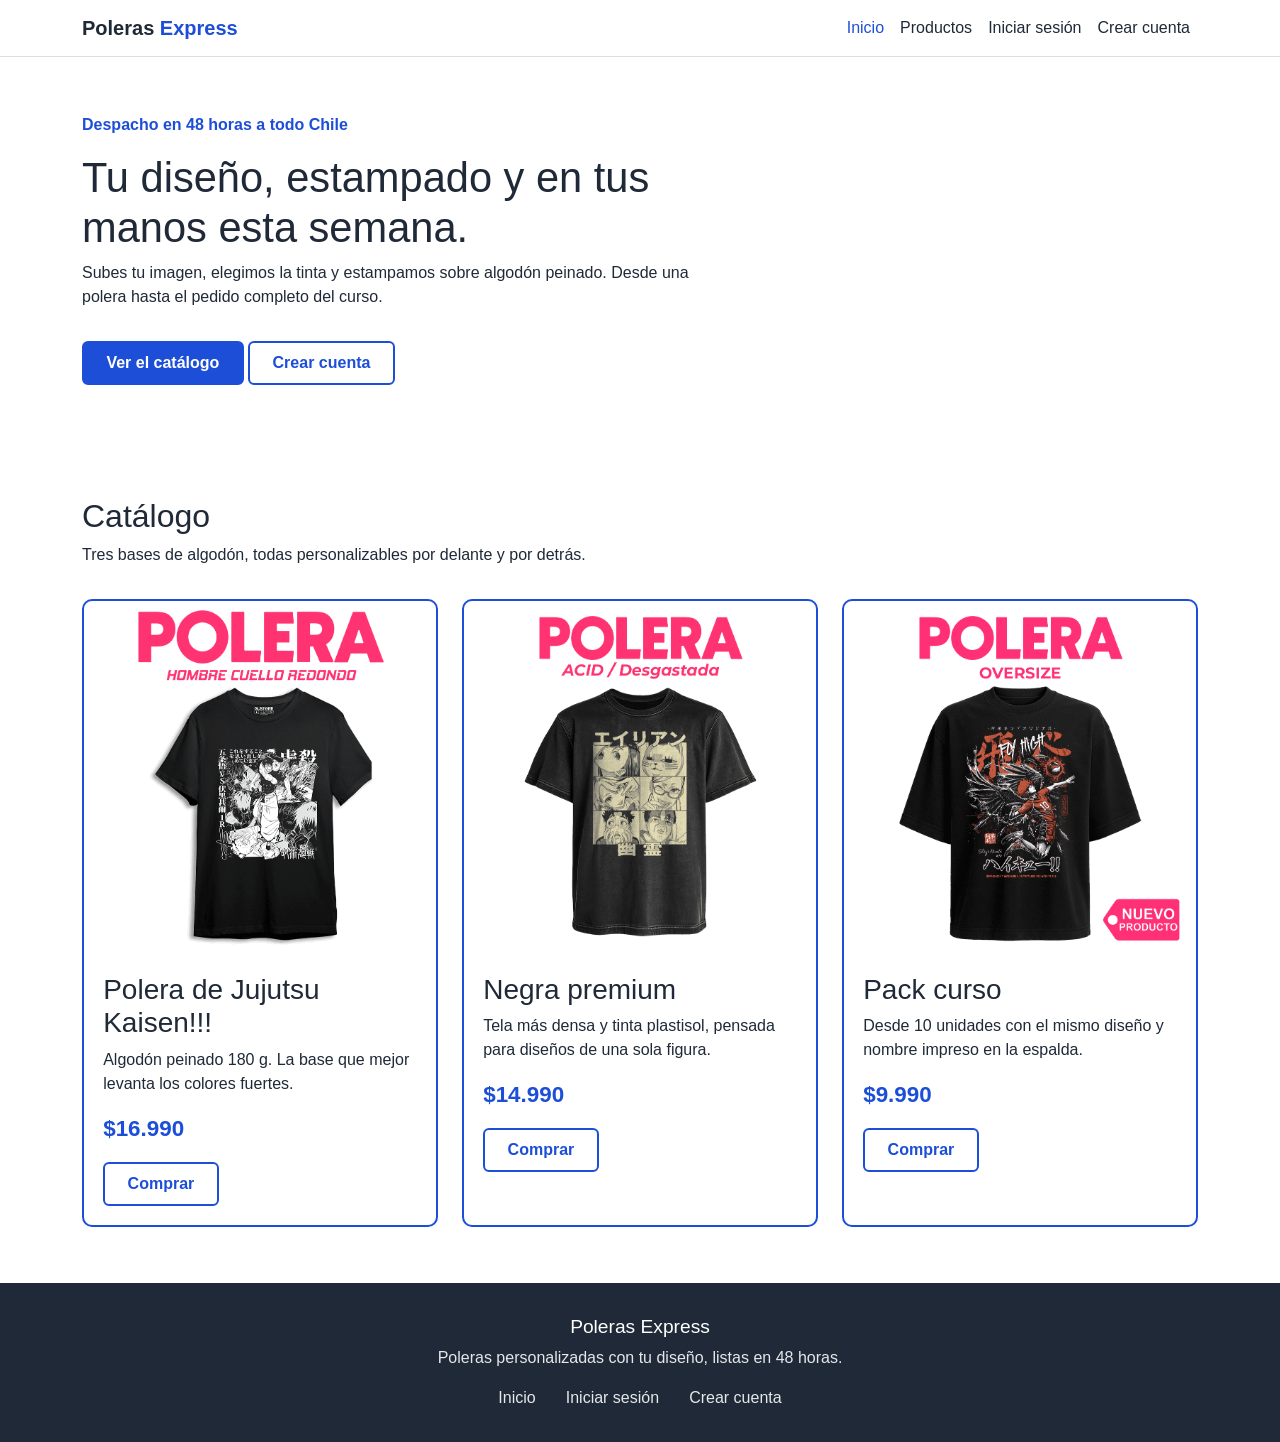
<file: index.html>
<!DOCTYPE html>
<html lang="es">
<head>
  <meta charset="UTF-8">
  <meta name="viewport" content="width=device-width, initial-scale=1.0">
  <title>Poleras Express | Poleras personalizadas en 48 horas</title>
  <link href="https://cdn.jsdelivr.net/npm/bootstrap@5.3.3/dist/css/bootstrap.min.css" rel="stylesheet">
  <link rel="stylesheet" href="css/style.css">
</head>
<body>

  <header>
    <nav class="navbar navbar-expand-lg navbar-tienda">
      <div class="container">
        <a class="marca" href="index.html">Poleras <span>Express</span></a>
        <button class="navbar-toggler" type="button" data-bs-toggle="collapse" data-bs-target="#menu" aria-label="Abrir menú">
          <span class="navbar-toggler-icon"></span>
        </button>
        <div class="collapse navbar-collapse justify-content-end" id="menu">
          <ul class="navbar-nav">
            <li class="nav-item"><a class="nav-link activo" href="index.html">Inicio</a></li>
            <li class="nav-item"><a class="nav-link" href="#productos">Productos</a></li>
            <li class="nav-item"><a class="nav-link" href="login.html">Iniciar sesión</a></li>
            <li class="nav-item"><a class="nav-link" href="registro.html">Crear cuenta</a></li>
          </ul>
        </div>
      </div>
    </nav>
  </header>

  <main>
    <!-- Portada -->
    <section class="portada">
      <div class="container">
        <div class="col-lg-7">
          <p class="dato-entrega">Despacho en 48 horas a todo Chile</p>
          <h1>Tu diseño, estampado y en tus manos esta semana.</h1>
          <p class="bajada">Subes tu imagen, elegimos la tinta y estampamos sobre algodón peinado. Desde una polera hasta el pedido completo del curso.</p>
          <a class="btn btn-tinta" href="#productos">Ver el catálogo</a>
          <a class="btn btn-contorno" href="registro.html">Crear cuenta</a>
        </div>
      </div>
    </section>

    <!-- Catálogo -->
    <section class="seccion" id="productos">
      <div class="container">
        <h2>Catálogo</h2>
        <p class="intro">Tres bases de algodón, todas personalizables por delante y por detrás.</p>

        <div class="row g-4">
          <div class="col-md-4">
            <article class="tarjeta-producto">
              <img src="img/poleraHombre.png" alt="Polera negra de hombre cuello redondo">
              <div class="cuerpo">
                <h3>Polera de Jujutsu Kaisen!!!</h3>
                <p>Algodón peinado 180 g. La base que mejor levanta los colores fuertes.</p>
                <span class="precio">$16.990</span>
                <a class="btn btn-contorno" href="registro.html">Comprar</a>
              </div>
            </article>
          </div>

          <div class="col-md-4">
            <article class="tarjeta-producto">
              <img src="img/poleraAcidNew.png" alt="Polera acid wash desgastada">
              <div class="cuerpo">
                <h3>Negra premium</h3>
                <p>Tela más densa y tinta plastisol, pensada para diseños de una sola figura.</p>
                <span class="precio">$14.990</span>
                <a class="btn btn-contorno" href="registro.html">Comprar</a>
              </div>
            </article>
          </div>

          <div class="col-md-4">
            <article class="tarjeta-producto">
              <img src="img/poleraOversize.png" alt="Polera oversize con estampado">
              <div class="cuerpo">
                <h3>Pack curso</h3>
                <p>Desde 10 unidades con el mismo diseño y nombre impreso en la espalda.</p>
                <span class="precio">$9.990</span>
                <a class="btn btn-contorno" href="registro.html">Comprar</a>
              </div>
            </article>
          </div>
        </div>
      </div>
    </section>
  </main>

  <footer class="pie">
    <div class="container">
      <h2>Poleras Express</h2>
      <p>Poleras personalizadas con tu diseño, listas en 48 horas.</p>
      <nav>
        <a href="index.html">Inicio</a>
        <a href="login.html">Iniciar sesión</a>
        <a href="registro.html">Crear cuenta</a>
      </nav>
    </div>
  </footer>

  <script src="https://cdn.jsdelivr.net/npm/bootstrap@5.3.3/dist/js/bootstrap.bundle.min.js"></script>
</body>
</html>
</file>
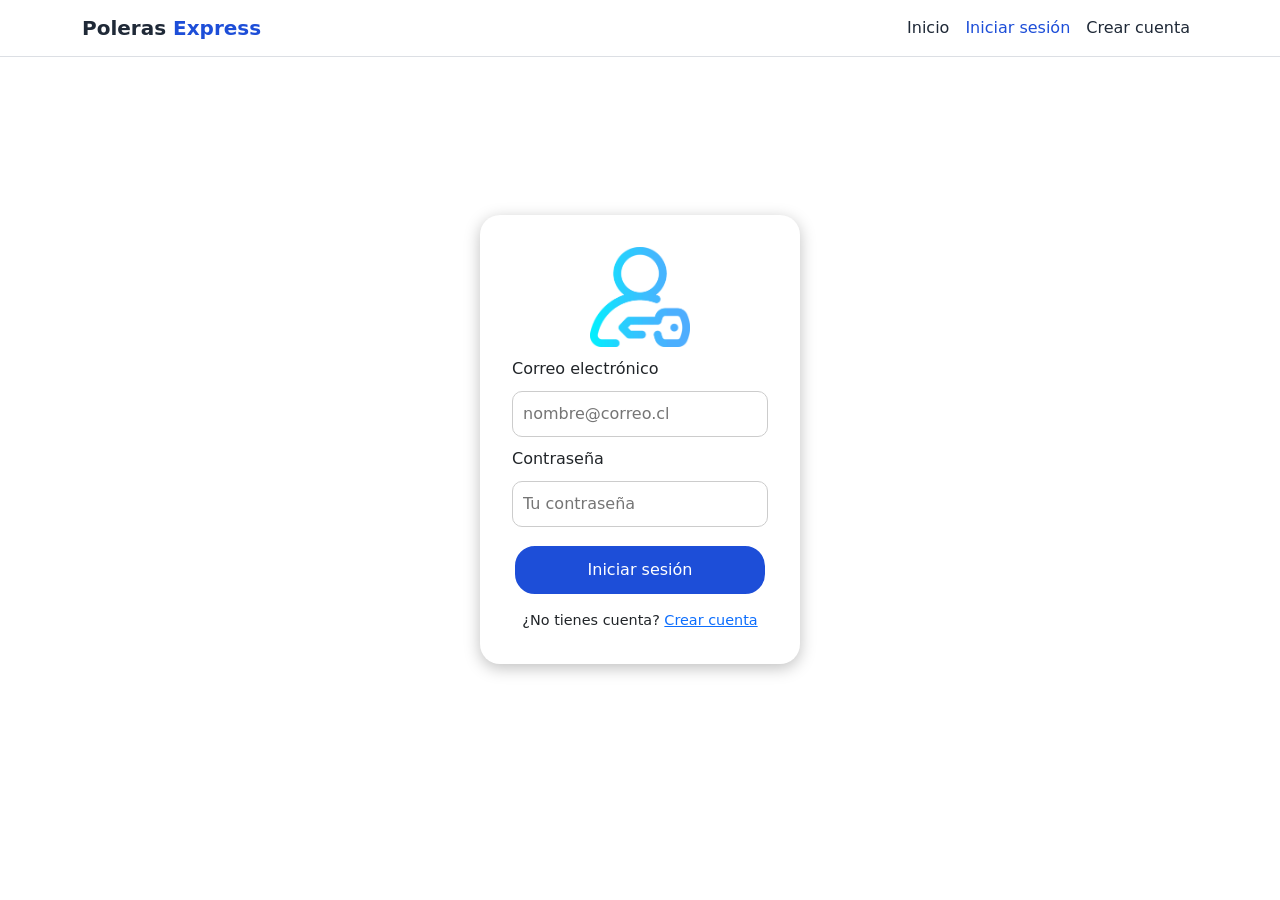
<file: login.html>
<!DOCTYPE html>
<html lang="es">
<head>
    <meta charset="UTF-8">
    <meta name="viewport" content="width=device-width, initial-scale=1.0">
    <title>Login de usuarios</title>
    <link rel="stylesheet" href="css/style.css">
    <link href="https://cdn.jsdelivr.net/npm/bootstrap@5.3.8/dist/css/bootstrap.min.css" rel="stylesheet"
        integrity="sha384-sRIl4kxILFvY47J16cr9ZwB07vP4J8+LH7qKQnuqkuIAvNWLzeN8tE5YBujZqJLB" crossorigin="anonymous">
</head>
<body>
        <header>
        <nav class="navbar navbar-expand-lg navbar-tienda">
            <div class="container">
                <a class="marca" href="index.html">Poleras <span>Express</span></a>
                <button class="navbar-toggler" type="button" data-bs-toggle="collapse" data-bs-target="#menu"
                    aria-label="Abrir menú">
                    <span class="navbar-toggler-icon"></span>
                </button>
                <div class="collapse navbar-collapse justify-content-end" id="menu">
                    <ul class="navbar-nav">
                        <li class="nav-item"><a class="nav-link" href="index.html">Inicio</a></li>
                        <li class="nav-item"><a class="nav-link activo" href="login.html">Iniciar sesión</a></li>
                        <li class="nav-item"><a class="nav-link " href="registro.html">Crear cuenta</a></li>
                    </ul>
                </div>
            </div>
        </nav>
    </header>

    <main class="pagina-login">
        <form id="formLogin" action="index.html" method="get">
            <img src="img/login2.png" alt="Logo de Poleras Express">

            <label for="correo">Correo electrónico</label>
            <input type="email" id="correo" name="correo" placeholder="nombre@correo.cl" autocomplete="email" required>

            <label for="password">Contraseña</label>
            <input type="password" id="password" name="password" placeholder="Tu contraseña"
                autocomplete="current-password" required>

            <div class="box_visible">
                <button type="submit">Iniciar sesión</button>
            </div>

            <div class="box_visible">
                <p>¿No tienes cuenta? <a href="registro.html">Crear cuenta</a></p>
            </div>
        </form>
    </main>

    <script src="js/main.js"></script>
</body>

</html>
</file>
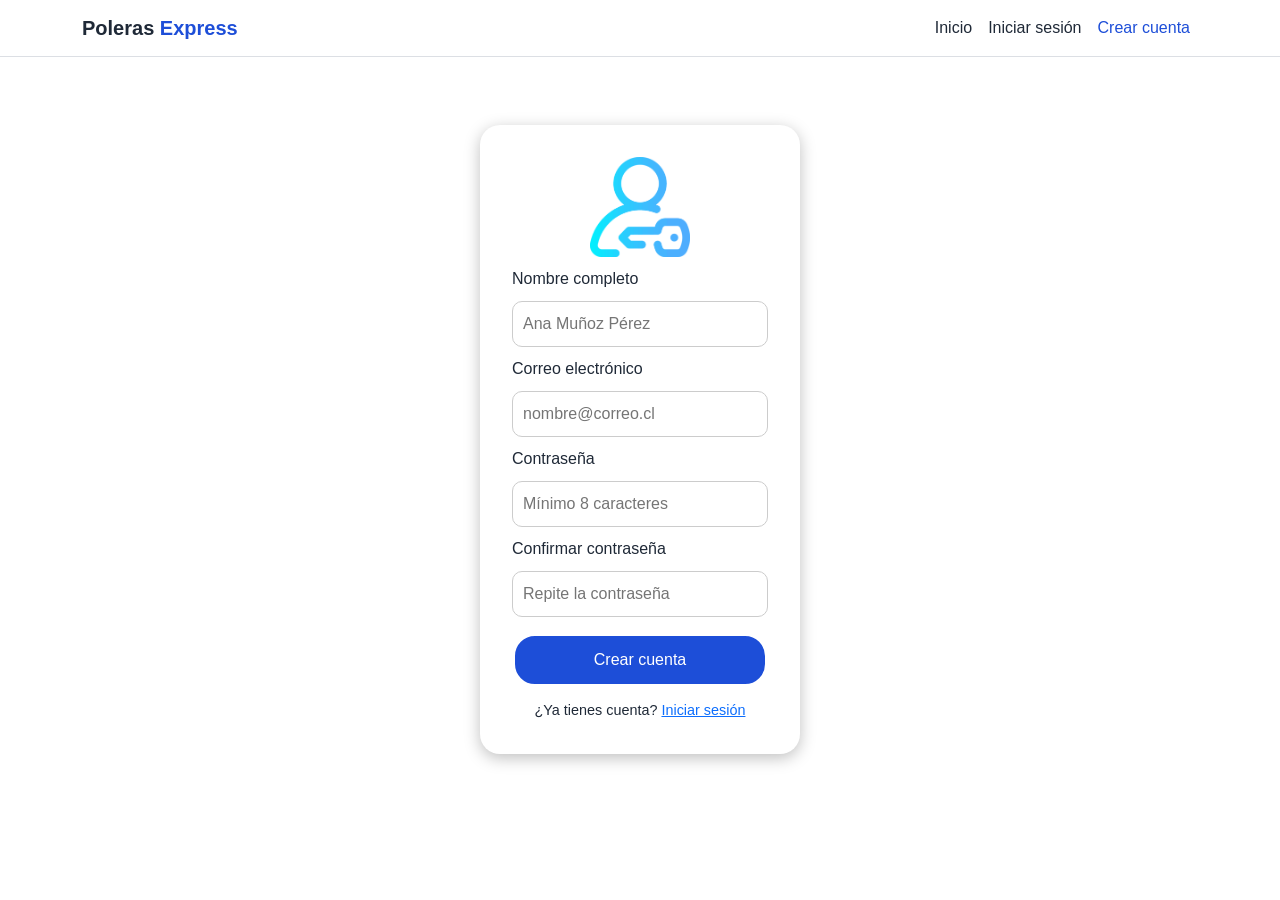
<file: registro.html>
<!DOCTYPE html>
<html lang="es">
<head>
    <meta charset="UTF-8">
    <meta name="viewport" content="width=device-width, initial-scale=1.0">
    <title>Crear cuenta | Poleras Express</title>
    <link href="https://cdn.jsdelivr.net/npm/bootstrap@5.3.3/dist/css/bootstrap.min.css" rel="stylesheet">
    <link rel="stylesheet" href="css/style.css">
</head>
<body>

    <header>
        <nav class="navbar navbar-expand-lg navbar-tienda">
            <div class="container">
                <a class="marca" href="index.html">Poleras <span>Express</span></a>
                <button class="navbar-toggler" type="button" data-bs-toggle="collapse" data-bs-target="#menu"
                    aria-label="Abrir menú">
                    <span class="navbar-toggler-icon"></span>
                </button>
                <div class="collapse navbar-collapse justify-content-end" id="menu">
                    <ul class="navbar-nav">
                        <li class="nav-item"><a class="nav-link" href="index.html">Inicio</a></li>
                        <li class="nav-item"><a class="nav-link" href="login.html">Iniciar sesión</a></li>
                        <li class="nav-item"><a class="nav-link activo" href="registro.html">Crear cuenta</a></li>
                    </ul>
                </div>
            </div>
        </nav>
    </header>

    <main class="pagina-login">
        <form id="formRegister" action="index.html" method="get">
            <img src="img/login2.png" alt="Logo de Poleras Express">

            <label for="nombre">Nombre completo</label>
            <input type="text" id="nombre" name="nombre" placeholder="Ana Muñoz Pérez" required>

            <label for="correo">Correo electrónico</label>
            <input type="email" id="correo" name="correo" placeholder="nombre@correo.cl" required>

            <label for="password">Contraseña</label>
            <input type="password" id="password" name="password" placeholder="Mínimo 8 caracteres" required>

            <label for="confirmar">Confirmar contraseña</label>
            <input type="password" id="confirmar" name="confirmar" placeholder="Repite la contraseña" required>

            <button type="submit">Crear cuenta</button>
            <p>¿Ya tienes cuenta? <a href="login.html">Iniciar sesión</a></p>
        </form>
    </main>

    <script src="https://cdn.jsdelivr.net/npm/bootstrap@5.3.3/dist/js/bootstrap.bundle.min.js"></script>
    <script src="js/main.js"></script>
</body>

</html>
</file>
<file: css/style.css>
:root {
    --azul: #1d4ed8;
    --oscuro: #1f2937;
}

body {
    font-family: "Segoe UI", Arial, sans-serif;
    color: var(--oscuro);
    background: #fff;
}


.navbar-tienda {
    background: #fff;
    border-bottom: 1px solid #dcdfe4;
}

.marca {
    font-size: 1.25rem;
    font-weight: 700;
    color: var(--oscuro);
    text-decoration: none;
}

.navbar-tienda .nav-link {
    color: var(--oscuro);
}

.marca span,
.precio,
.dato-entrega,
.navbar-tienda .nav-link:hover,
.navbar-tienda .nav-link.activo {
    color: var(--azul);
}

.portada,
.seccion {
    padding: 3.5rem 0;
}

.portada h1 {
    font-size: 2.6rem;
}

.dato-entrega {
    font-weight: 600;
}

.bajada,
.intro {
    margin-bottom: 2rem;
}

.btn-tinta,
.btn-contorno {
    border: 2px solid var(--azul);
    border-radius: 6px;
    font-weight: 600;
    padding: .5rem 1.4rem;
}

.btn-tinta {
    background: var(--azul);
    color: #fff;
}

.btn-contorno {
    background: #fff;
    color: var(--azul);
}

.btn-tinta:hover,
.btn-contorno {
    background: #fff;
    color: var(--azul);
}

.btn-contorno:hover {
    background: var(--azul);
    color: #fff;
}

.tarjeta-producto {
    background: #fff;
    border: 2px solid var(--azul);
    border-radius: 10px;
    height: 100%;
    overflow: hidden;
}

.tarjeta-producto img {
    width: 100%;
    display: block;
}

.cuerpo {
    padding: 1.2rem;
}

.precio {
    display: block;
    font-size: 1.4rem;
    font-weight: 700;
    margin-bottom: 1rem;
}

.pagina-login {
    display: flex;
    justify-content: center;
    align-items: center;
    min-height: 85vh;
    padding: 3rem 1rem;
}

.pagina-login form {
    width: 320px;
    padding: 2rem 0;
    background: #fff;
    border-radius: 20px;
    box-shadow: 0 4px 16px rgba(0, 0, 0, .25);
    display: flex;
    flex-direction: column;
    align-items: center;
}

.pagina-login img {
    width: 100px;
}

.pagina-login label {
    align-self: flex-start;
    margin-left: 10%;
    padding: 10px 0;
    font-weight: 500;
}

.pagina-login input {
    width: 80%;
    padding: 10px;
    border: 1px solid #ccc;
    border-radius: 10px;
}

.pagina-login button {
    width: 250px;
    margin-top: 1.2rem;
    padding: 10px;
    cursor: pointer;
    border: 2px solid var(--azul);
    border-radius: 20px;
    background: var(--azul);
    color: #fff;
    font-weight: 500;
}

.pagina-login button:hover {
    background: #fff;
    color: var(--azul);
}

.pagina-login p {
    margin: 1rem 0 0;
    font-size: .9rem;
}

.pie {
    background: var(--oscuro);
    color: #e5e7eb;
    padding: 2rem 0;
    text-align: center;
}

.pie h2 {
    font-size: 1.2rem;
    color: #fff;
}

.pie a {
    color: #e5e7eb;
    margin: 0 .8rem;
    text-decoration: none;
}

.pie a:hover {
    text-decoration: underline;
}

/* ---------- Responsive ---------- */
@media (max-width: 767.98px) {
    .portada h1 {
        font-size: 2rem;
    }
}

/* Error messages for form validation */
.error-message {
    color: #b91c1c;
    font-size: 0.9rem;
    margin-top: 0.4rem;
    margin-left: 10%;
    width: 80%;
}
</file>
